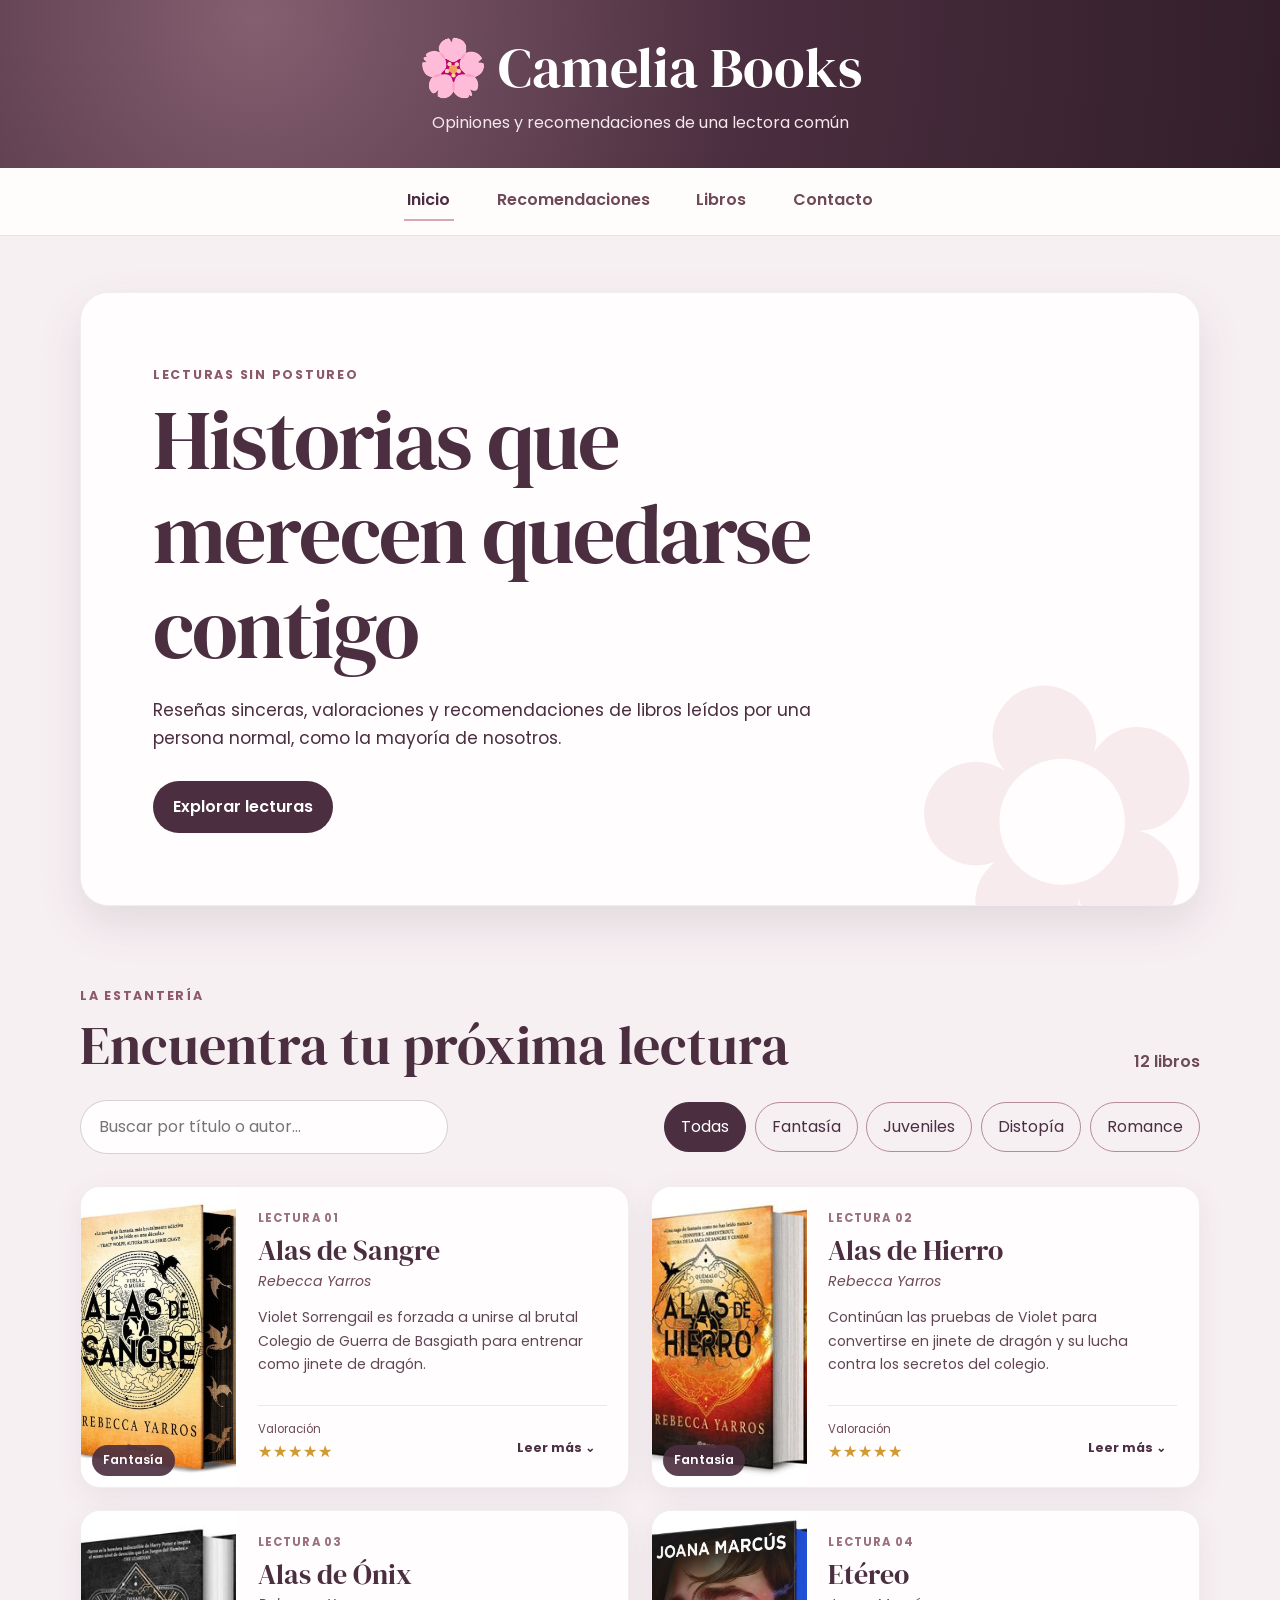
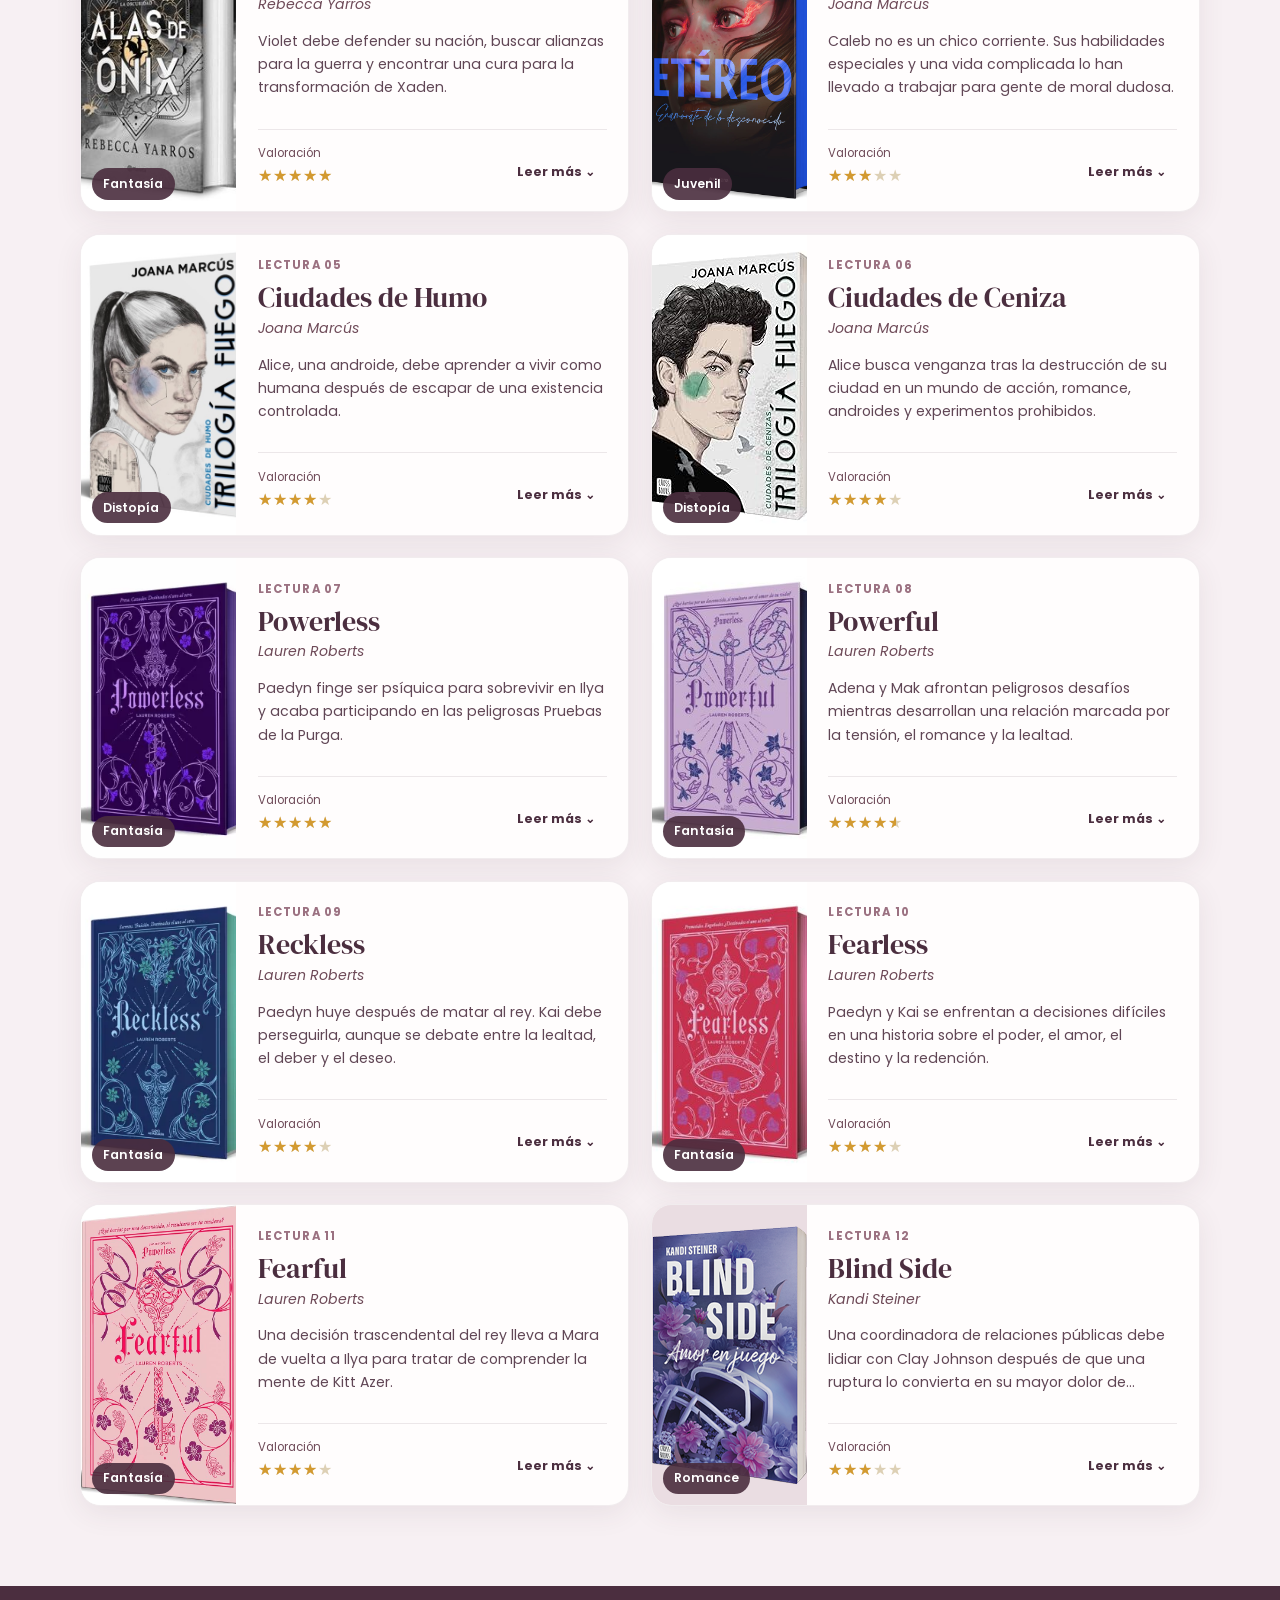
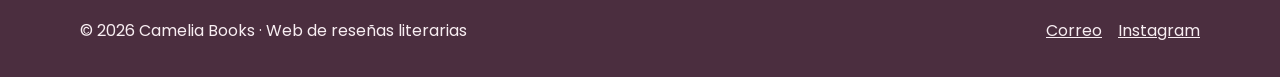
<file: Web/index.html>
<!DOCTYPE html><html lang="es"><head><meta charset="UTF-8"><meta name="viewport" content="width=device-width,initial-scale=1"><meta name="description" content="Opiniones y recomendaciones de libros."><title>Camelia Books | Reseñas literarias</title><link rel="icon" href="data:image/svg+xml,%3Csvg xmlns='http://www.w3.org/2000/svg' viewBox='0 0 64 64'%3E%3Crect width='64' height='64' rx='14' fill='%234b2e3f'/%3E%3Ctext x='32' y='45' text-anchor='middle' font-size='38'%3E🌸%3C/text%3E%3C/svg%3E"><link rel="preconnect" href="https://fonts.googleapis.com"><link rel="preconnect" href="https://fonts.gstatic.com" crossorigin><link href="https://fonts.googleapis.com/css2?family=DM+Serif+Display&family=Poppins:wght@400;500;600;700&display=swap" rel="stylesheet"><link rel="stylesheet" href="styles.css"><script src="js/app.js" defer></script></head><body>
<header class="cabecera"><a class="marca" href="index.html" aria-label="Camelia Books, inicio"><span aria-hidden="true">🌸</span><span>Camelia Books</span></a><p>Opiniones y recomendaciones de una lectora común</p></header>
<nav class="navbar" aria-label="Navegación principal"><a class="activo" href="index.html">Inicio</a><a href="recomendaciones.html">Recomendaciones</a><a href="#catalogo">Libros</a><a href="#footer">Contacto</a></nav>
<main><section class="intro"><p class="intro-etiqueta">Lecturas sin postureo</p><h1>Historias que merecen quedarse contigo</h1><p>Reseñas sinceras, valoraciones y recomendaciones de libros leídos por una persona normal, como la mayoría de nosotros.</p><a class="boton-principal" href="#catalogo">Explorar lecturas</a></section>
<section class="catalogo" id="catalogo" aria-labelledby="titulo-catalogo"><div class="seccion-encabezado"><div><p class="intro-etiqueta">La estantería</p><h2 id="titulo-catalogo">Encuentra tu próxima lectura</h2></div><p id="contador-resultados" aria-live="polite"></p></div><div class="controles"><div class="buscador-wrapper"><label class="sr-only" for="buscador-libros">Buscar por título o autor</label><input type="search" id="buscador-libros" placeholder="Buscar por título o autor…" autocomplete="off"><button id="limpiar-buscador" type="button" aria-label="Limpiar búsqueda">✕</button></div><div class="categoria-botones" aria-label="Filtrar por categoría"><button class="activo" type="button" data-categoria="todas">Todas</button><button type="button" data-categoria="fantasia">Fantasía</button><button type="button" data-categoria="juveniles">Juveniles</button><button type="button" data-categoria="distopia">Distopía</button><button type="button" data-categoria="romance">Romance</button></div></div><p id="sin-resultados" class="sin-resultados" hidden>No hemos encontrado ningún libro con esos filtros.</p><div id="lista-libros" class="tarjetas"></div></section></main>
<footer id="footer"><p>© <span id="anio"></span> Camelia Books · Web de reseñas literarias</p><div class="footer-enlaces"><a href="mailto:info@cameliabooks.com">Correo</a><a href="https://www.instagram.com/camelia__09/" target="_blank" rel="noopener noreferrer">Instagram</a></div></footer></body></html>
</file>
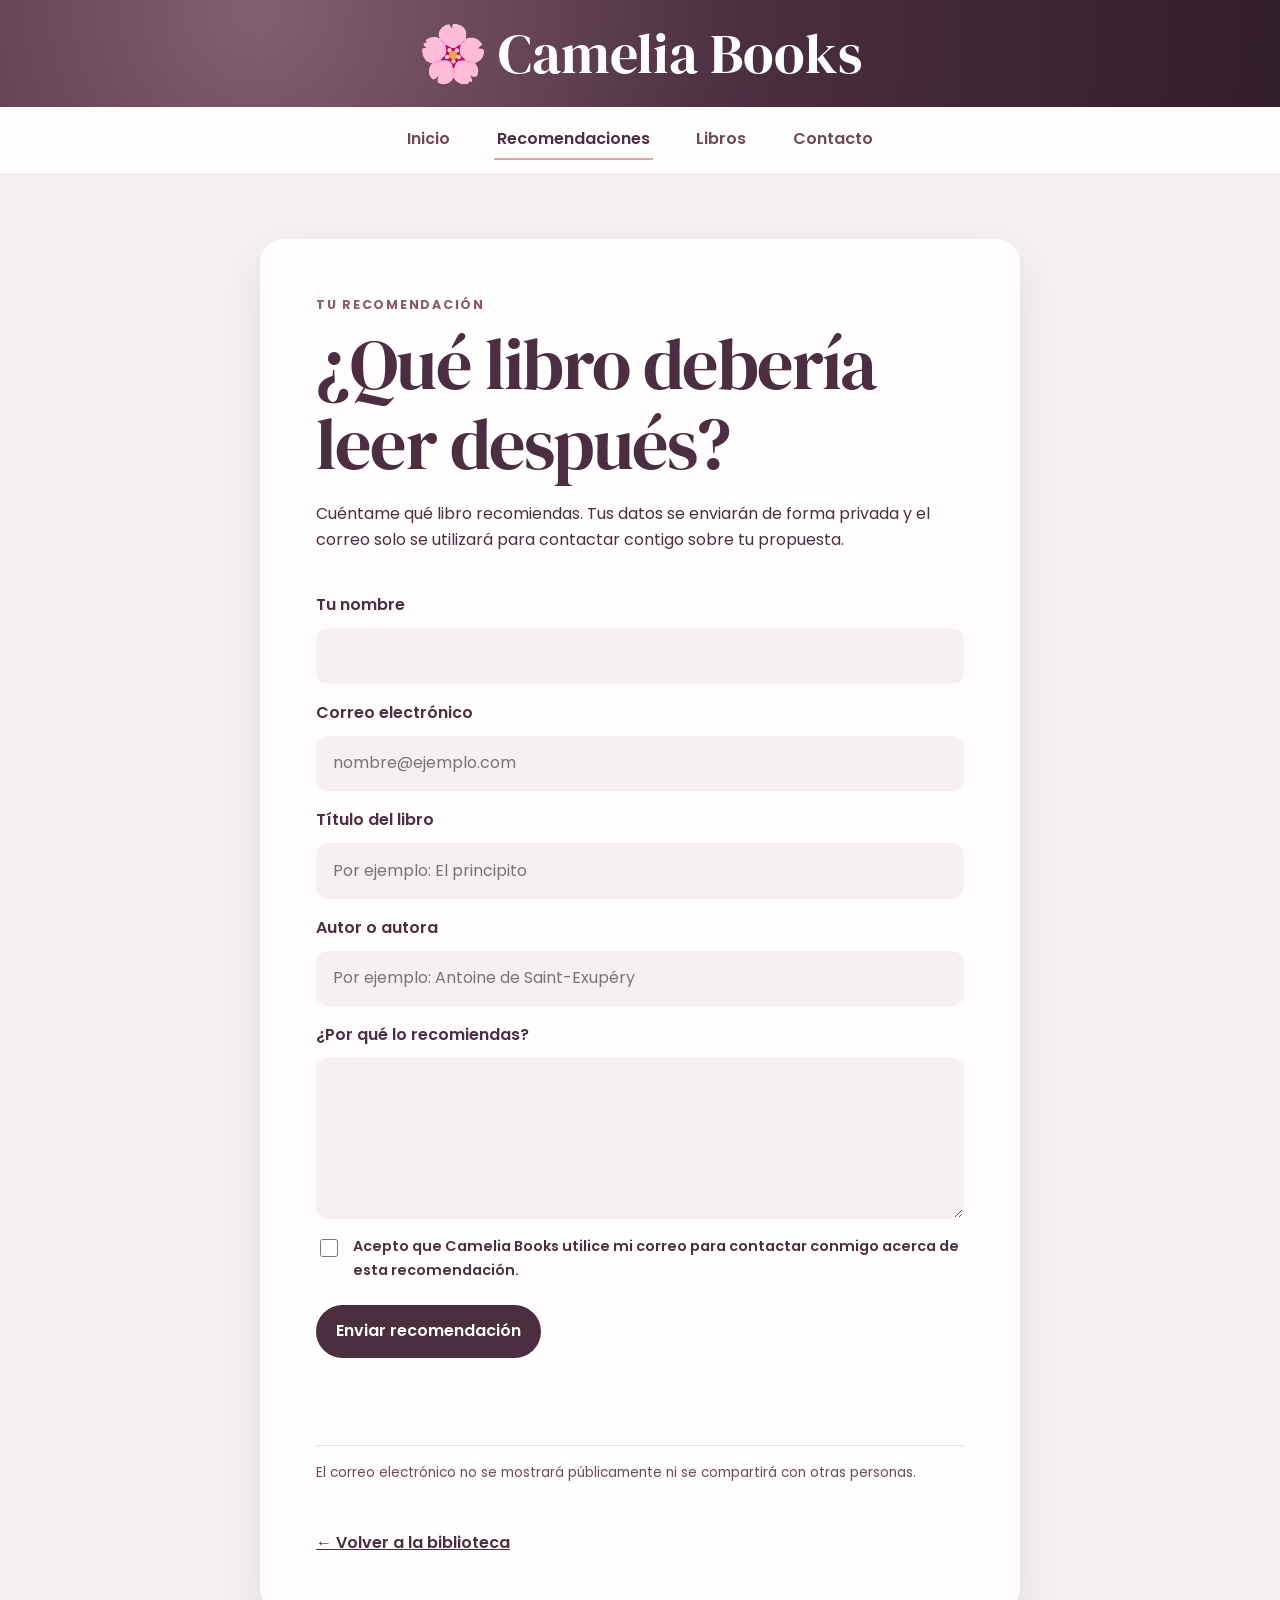
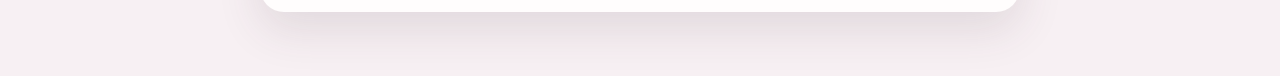
<file: recomendaciones.html>
<!doctype html>
<html lang="es">
  <head>
    <meta charset="UTF-8" />
    <meta name="viewport" content="width=device-width,initial-scale=1" />
    <meta
      name="description"
      content="Recomienda tu próxima lectura a Camelia Books."
    />
    <title>Recomendaciones | Camelia Books</title>
    <link rel="stylesheet" href="styles.css" />
    <link rel="preconnect" href="https://fonts.googleapis.com" />
    <link rel="preconnect" href="https://fonts.gstatic.com" crossorigin />
    <link
      href="https://fonts.googleapis.com/css2?family=DM+Serif+Display&family=Poppins:wght@400;500;600;700&display=swap"
      rel="stylesheet"
    />
    <script src="js/recomendaciones.js" defer></script>
  </head>
  <body>
    <header class="cabecera cabecera-compacta">
      <a class="marca" href="index.html">
        <span aria-hidden="true">🌸</span>
        <span>Camelia Books</span>
      </a>
    </header>

    <nav class="navbar" aria-label="Navegación principal">
      <a href="index.html">Inicio</a>
      <a class="activo" href="recomendaciones.html">Recomendaciones</a>
      <a href="index.html#catalogo">Libros</a>
      <a href="index.html#footer">Contacto</a>
    </nav>

    <main class="pagina-recomendaciones">
      <section class="recomendaciones-panel">
        <p class="intro-etiqueta">Tu recomendación</p>
        <h1>¿Qué libro debería leer después?</h1>
        <p>
          Cuéntame qué libro recomiendas. Tus datos se enviarán de forma privada
          y el correo solo se utilizará para contactar contigo sobre tu propuesta.
        </p>

        <form id="form-recomendacion">
          <label for="nombre-recom">Tu nombre</label>
          <input
            type="text"
            id="nombre-recom"
            name="nombre"
            autocomplete="name"
            required
            maxlength="80"
          />

          <label for="email-recom">Correo electrónico</label>
          <input
            type="email"
            id="email-recom"
            name="email"
            autocomplete="email"
            placeholder="nombre@ejemplo.com"
            required
            maxlength="254"
          />

          <label for="titulo-recom">Título del libro</label>
          <input
            type="text"
            id="titulo-recom"
            name="titulo"
            placeholder="Por ejemplo: El principito"
            required
            maxlength="100"
          />

          <label for="autor-recom">Autor o autora</label>
          <input
            type="text"
            id="autor-recom"
            name="autor"
            placeholder="Por ejemplo: Antoine de Saint-Exupéry"
            required
            maxlength="100"
          />

          <label for="comentario-recom">¿Por qué lo recomiendas?</label>
          <textarea
            id="comentario-recom"
            name="comentario"
            rows="5"
            required
            maxlength="1000"
          ></textarea>

          <div class="campo-trampa" aria-hidden="true">
            <label for="web-recom">Página web</label>
            <input
              type="text"
              id="web-recom"
              name="web"
              tabindex="-1"
              autocomplete="off"
            />
          </div>

          <label class="consentimiento">
            <input type="checkbox" id="consentimiento-recom" required />
            <span>
              Acepto que Camelia Books utilice mi correo para contactar conmigo
              acerca de esta recomendación.
            </span>
          </label>

          <button class="boton-principal" type="submit">
            Enviar recomendación
          </button>

          <p id="estado-formulario" class="estado-formulario" aria-live="polite"></p>
        </form>

        <p class="aviso-privacidad">
          El correo electrónico no se mostrará públicamente ni se compartirá
          con otras personas.
        </p>

        <a class="volver" href="index.html">← Volver a la biblioteca</a>
      </section>
    </main>
  </body>
</html>
</file>
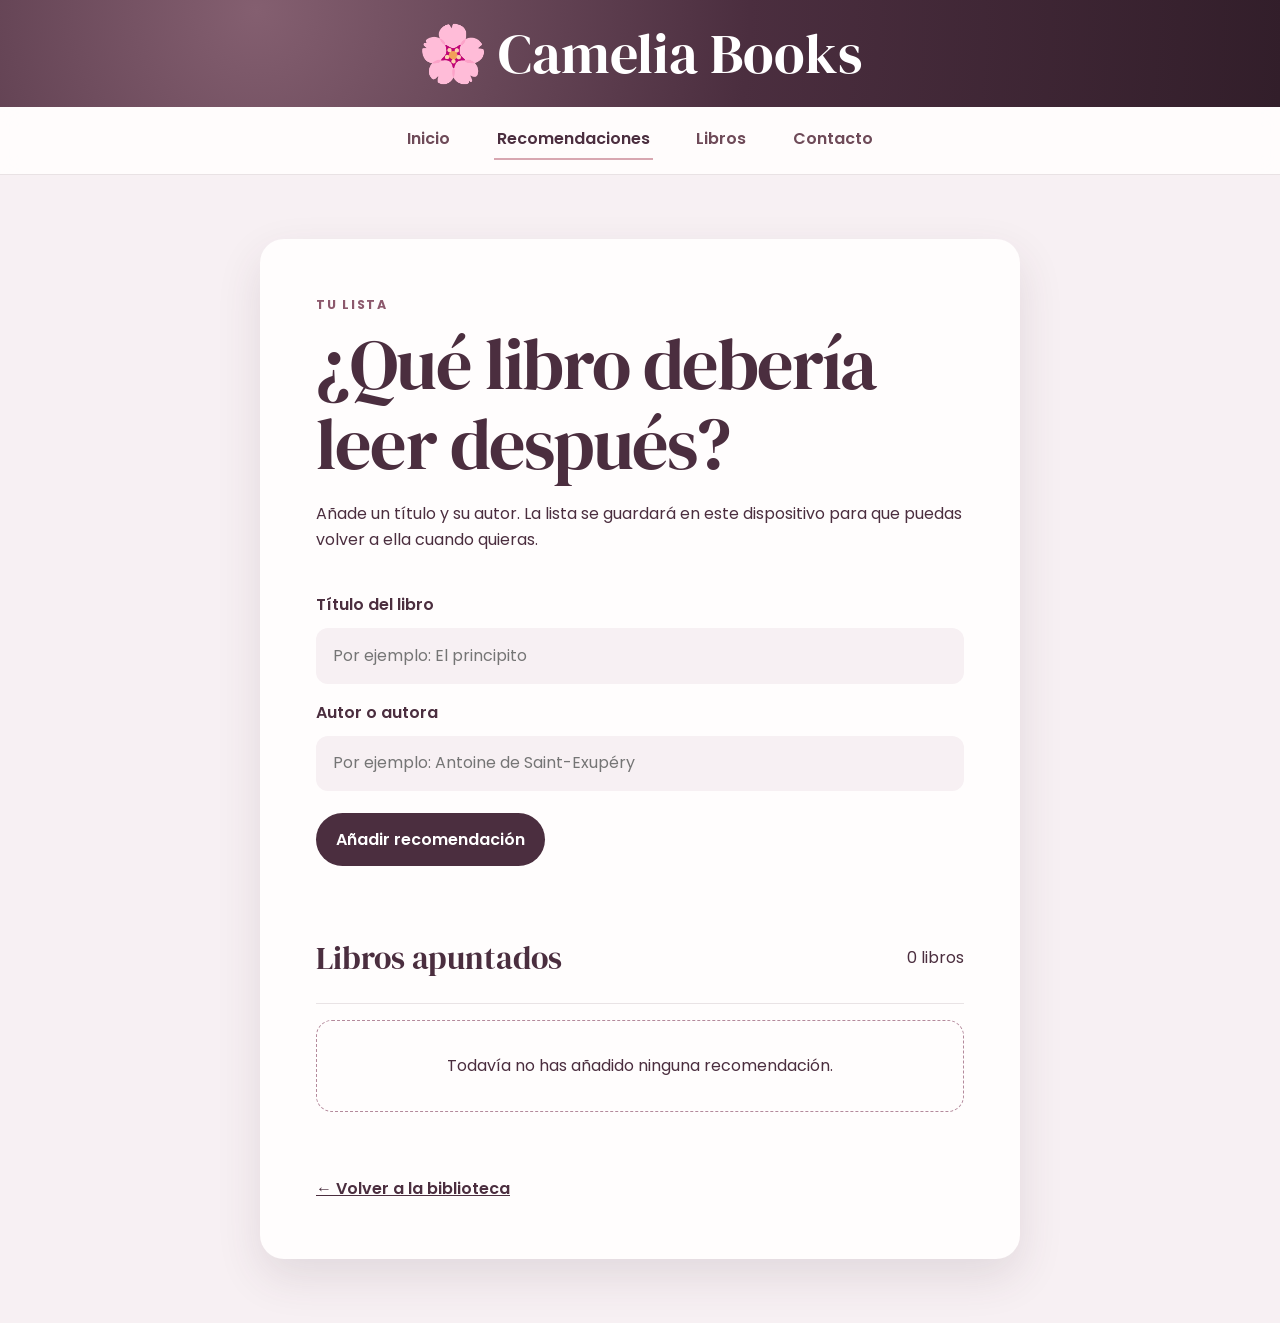
<file: Web/recomendaciones.html>
<!DOCTYPE html><html lang="es"><head><meta charset="UTF-8"><meta name="viewport" content="width=device-width,initial-scale=1"><meta name="description" content="Guarda libros que te gustaría ver reseñados en Camelia Books."><title>Recomendaciones | Camelia Books</title><link rel="stylesheet" href="styles.css"><link rel="preconnect" href="https://fonts.googleapis.com"><link rel="preconnect" href="https://fonts.gstatic.com" crossorigin><link href="https://fonts.googleapis.com/css2?family=DM+Serif+Display&family=Poppins:wght@400;500;600;700&display=swap" rel="stylesheet"><script src="js/recomendaciones.js" defer></script></head><body>
<header class="cabecera cabecera-compacta"><a class="marca" href="index.html"><span aria-hidden="true">🌸</span><span>Camelia Books</span></a></header><nav class="navbar" aria-label="Navegación principal"><a href="index.html">Inicio</a><a class="activo" href="recomendaciones.html">Recomendaciones</a><a href="index.html#catalogo">Libros</a><a href="index.html#footer">Contacto</a></nav>
<main class="pagina-recomendaciones"><section class="recomendaciones-panel"><p class="intro-etiqueta">Tu lista</p><h1>¿Qué libro debería leer después?</h1><p>Añade un título y su autor. La lista se guardará en este dispositivo para que puedas volver a ella cuando quieras.</p><form id="form-recomendacion"><label for="titulo-recom">Título del libro</label><input type="text" id="titulo-recom" placeholder="Por ejemplo: El principito" required maxlength="100"><label for="autor-recom">Autor o autora</label><input type="text" id="autor-recom" placeholder="Por ejemplo: Antoine de Saint-Exupéry" required maxlength="100"><button class="boton-principal" type="submit">Añadir recomendación</button></form><div class="lista-cabecera"><h2>Libros apuntados</h2><span id="total-recomendaciones" aria-live="polite"></span></div><p id="lista-vacia" class="lista-vacia">Todavía no has añadido ninguna recomendación.</p><ul id="lista-recomendaciones" class="lista-recomendaciones"></ul><a class="volver" href="index.html">← Volver a la biblioteca</a></section></main></body></html>
</file>
<file: Web/styles.css>
:root{--rose:#d8a7b1;--mauve:#b48a9c;--cream:#f7f0f3;--plum:#4b2e3f;--plum-light:#6e4a58;--white:#fffdfd;--shadow:0 18px 45px rgba(75,46,63,.12)}
*,*::before,*::after{box-sizing:border-box}html{scroll-behavior:smooth}body{margin:0;background:var(--cream);color:var(--plum);font:400 1rem/1.65 Poppins,sans-serif}a{color:inherit}button,input{font:inherit}.sr-only{position:absolute;width:1px;height:1px;overflow:hidden;clip:rect(0,0,0,0)}
.cabecera{padding:2.5rem 1.5rem 2rem;text-align:center;color:#fff;background:radial-gradient(circle at 20% 10%,#845f70 0,var(--plum) 48%,#321e2a 100%)}.cabecera-compacta{padding-block:1.6rem}.marca{display:inline-flex;gap:.65rem;align-items:center;text-decoration:none;font:400 clamp(2rem,5vw,3.5rem)/1 "DM Serif Display",serif}.cabecera p{margin:.85rem 0 0;color:#f4e8ed}.navbar{position:sticky;top:0;z-index:10;display:flex;justify-content:center;gap:clamp(.5rem,4vw,2.5rem);padding:.85rem 1rem;overflow-x:auto;background:rgba(255,253,253,.9);border-bottom:1px solid rgba(75,46,63,.12);backdrop-filter:blur(12px)}.navbar a{flex:0 0 auto;padding:.35rem .2rem;text-decoration:none;font-weight:600;color:var(--plum-light);border-bottom:2px solid transparent}.navbar a:hover,.navbar a.activo{color:var(--plum);border-color:var(--rose)}
main{width:min(1120px,calc(100% - 2rem));margin:0 auto}.intro{position:relative;margin:3.5rem 0 5rem;padding:clamp(2rem,6vw,4.5rem);overflow:hidden;background:var(--white);border:1px solid rgba(75,46,63,.08);border-radius:1.75rem;box-shadow:var(--shadow)}.intro::after{content:"✿";position:absolute;right:-1rem;bottom:-6rem;color:rgba(216,167,177,.22);font-size:clamp(12rem,30vw,23rem);line-height:1;transform:rotate(-12deg);pointer-events:none}.intro>*{position:relative;z-index:1;max-width:710px}.intro-etiqueta{margin:0 0 .5rem;color:#8c586c;font-size:.78rem;font-weight:700;letter-spacing:.14em;text-transform:uppercase}h1,h2,h3{font-family:"DM Serif Display",serif;font-weight:400;line-height:1.12}.intro h1,.recomendaciones-panel h1{margin:0;font-size:clamp(2.6rem,7vw,5.25rem);letter-spacing:-.025em}.intro>p:not(.intro-etiqueta){margin:1.25rem 0 1.75rem;font-size:1.08rem}.boton-principal{display:inline-flex;justify-content:center;padding:.82rem 1.25rem;color:#fff;background:var(--plum);border:0;border-radius:999px;text-decoration:none;font-weight:600;cursor:pointer;transition:.2s}.boton-principal:hover{background:var(--plum-light);transform:translateY(-2px)}
.catalogo{scroll-margin-top:5rem;padding-bottom:5rem}.seccion-encabezado{display:flex;align-items:end;justify-content:space-between;gap:1rem;margin-bottom:1.5rem}.seccion-encabezado h2{margin:0;font-size:clamp(2rem,5vw,3.4rem)}#contador-resultados{flex:0 0 auto;margin:0;color:var(--plum-light);font-weight:600}.controles{display:grid;grid-template-columns:minmax(240px,1fr) 2fr;gap:1rem;align-items:center;margin-bottom:2rem}.buscador-wrapper{position:relative}#buscador-libros{width:100%;padding:.82rem 2.7rem .82rem 1.1rem;color:var(--plum);background:var(--white);border:1px solid rgba(75,46,63,.22);border-radius:999px;outline:none}#buscador-libros:focus,#form-recomendacion input:focus{border-color:var(--mauve);box-shadow:0 0 0 4px rgba(180,138,156,.16)}#limpiar-buscador{position:absolute;top:50%;right:.9rem;display:none;padding:.2rem;color:var(--plum);background:none;border:0;transform:translateY(-50%);cursor:pointer}#limpiar-buscador.visible{display:block}.categoria-botones{display:flex;flex-wrap:wrap;justify-content:flex-end;gap:.55rem}.categoria-botones button{padding:.65rem 1rem;color:var(--plum);background:transparent;border:1px solid var(--mauve);border-radius:999px;cursor:pointer}.categoria-botones button:hover,.categoria-botones button.activo{color:#fff;background:var(--plum);border-color:var(--plum)}
.tarjetas{display:grid;grid-template-columns:repeat(2,minmax(0,1fr));gap:1.35rem}.libro-contenedor{display:grid;grid-template-columns:155px minmax(0,1fr);min-height:300px;overflow:hidden;background:var(--white);border:1px solid rgba(75,46,63,.08);border-radius:1.25rem;box-shadow:0 8px 28px rgba(75,46,63,.08);transition:.25s}.libro-contenedor:hover{transform:translateY(-4px);box-shadow:var(--shadow)}.libro-imagen{position:relative;min-height:100%;background:#eadde2}.libro-imagen img{width:100%;height:100%;min-height:300px;display:block;object-fit:cover}.categoria{position:absolute;left:.7rem;bottom:.7rem;padding:.35rem .7rem;color:#fff;background:rgba(75,46,63,.9);border-radius:999px;font-size:.76rem;font-weight:600}.libro-info{display:flex;flex-direction:column;justify-content:space-between;min-width:0;padding:1.35rem}.numero{margin:0 0 .45rem;color:#9b7181;font-size:.72rem;font-weight:700;letter-spacing:.1em;text-transform:uppercase}.libro-info h3{margin:0;font-size:1.75rem}.autor{margin:.2rem 0 .85rem;color:var(--plum-light);font-size:.88rem;font-style:italic}.descripcion{display:-webkit-box;margin:0 0 1rem;overflow:hidden;color:#604655;font-size:.88rem;-webkit-box-orient:vertical;-webkit-line-clamp:3}.descripcion.expandida{display:block}.valoracion{display:flex;align-items:end;justify-content:space-between;gap:.7rem;padding-top:.9rem;border-top:1px solid rgba(75,46,63,.1)}.valoracion>div{display:flex;flex-direction:column}.valoracion-texto{font-size:.72rem;color:var(--plum-light)}.estrellas{position:relative;display:inline-block;width:max-content;color:#ddd0b5;letter-spacing:1px}.estrellas-relleno{position:absolute;inset:0 auto 0 0;overflow:hidden;color:#d39a30;white-space:nowrap}.leer-mas{flex:0 0 auto;padding:.45rem .7rem;color:var(--plum);background:transparent;border:0;font-size:.78rem;font-weight:700;cursor:pointer}.flecha{display:inline-block;margin-left:.2rem;transition:.2s}.leer-mas[aria-expanded=true] .flecha{transform:rotate(180deg)}.sin-resultados,.lista-vacia{padding:2rem;text-align:center;background:var(--white);border:1px dashed var(--mauve);border-radius:1rem}
footer{display:flex;justify-content:space-between;gap:1rem;padding:2rem max(1rem,calc((100% - 1120px)/2));color:#f8eef2;background:var(--plum)}footer p{margin:0}.footer-enlaces{display:flex;gap:1rem}
.pagina-recomendaciones{width:min(760px,calc(100% - 2rem));padding:4rem 0}.recomendaciones-panel{padding:clamp(1.5rem,5vw,3.5rem);background:var(--white);border-radius:1.5rem;box-shadow:var(--shadow)}.recomendaciones-panel h1{font-size:clamp(2.5rem,7vw,4.5rem)}#form-recomendacion{display:grid;gap:.6rem;margin:2rem 0 3rem}#form-recomendacion label{margin-top:.4rem;font-weight:600}#form-recomendacion input{padding:.85rem 1rem;color:var(--plum);background:var(--cream);border:1px solid transparent;border-radius:.75rem;outline:none}#form-recomendacion button{justify-self:start;margin-top:.8rem}.lista-cabecera{display:flex;align-items:center;justify-content:space-between;gap:1rem;border-bottom:1px solid rgba(75,46,63,.12)}.lista-cabecera h2{font-size:2rem}.lista-recomendaciones{display:grid;gap:.75rem;padding:0;list-style:none}.recomendacion-item{display:flex;align-items:center;justify-content:space-between;gap:1rem;padding:1rem;background:var(--cream);border-radius:.8rem}.recomendacion-item span{display:flex;flex-direction:column}.recomendacion-item small{color:var(--plum-light)}.recomendacion-item button{padding:.4rem .7rem;color:#873f55;background:#fff;border:1px solid var(--rose);border-radius:999px;cursor:pointer}.volver{display:inline-block;margin-top:2rem;font-weight:600}
@media(max-width:900px){.controles{grid-template-columns:1fr}.categoria-botones{justify-content:flex-start}.tarjetas{grid-template-columns:1fr}}@media(max-width:560px){.cabecera{padding-block:2rem}.cabecera p{font-size:.9rem}.navbar{justify-content:flex-start}main{width:min(100% - 1.2rem,1120px)}.intro{margin-block:1.5rem 3.5rem;padding:1.5rem;border-radius:1.2rem}.seccion-encabezado{align-items:start;flex-direction:column}.libro-contenedor{grid-template-columns:120px minmax(0,1fr);min-height:260px}.libro-imagen img{min-height:260px}.libro-info{padding:1rem}.libro-info h3{font-size:1.45rem}.descripcion{-webkit-line-clamp:2}.valoracion{align-items:start;flex-direction:column}.leer-mas{padding-left:0}footer{align-items:flex-start;flex-direction:column}}@media(prefers-reduced-motion:reduce){html{scroll-behavior:auto}*,*::before,*::after{transition-duration:.01ms!important}}
</file>
<file: styles.css>
:root {
  --rose: #d8a7b1;
  --mauve: #b48a9c;
  --cream: #f7f0f3;
  --plum: #4b2e3f;
  --plum-light: #6e4a58;
  --white: #fffdfd;
  --shadow: 0 18px 45px rgba(75, 46, 63, 0.12);
}
*,
*::before,
*::after {
  box-sizing: border-box;
}
html {
  scroll-behavior: smooth;
}
body {
  margin: 0;
  background: var(--cream);
  color: var(--plum);
  font:
    400 1rem/1.65 Poppins,
    sans-serif;
}
a {
  color: inherit;
}
button,
input,
textarea {
  font: inherit;
}
.sr-only {
  position: absolute;
  width: 1px;
  height: 1px;
  overflow: hidden;
  clip: rect(0, 0, 0, 0);
}
.cabecera {
  padding: 2.5rem 1.5rem 2rem;
  text-align: center;
  color: #fff;
  background: radial-gradient(
    circle at 20% 10%,
    #845f70 0,
    var(--plum) 48%,
    #321e2a 100%
  );
}
.cabecera-compacta {
  padding-block: 1.6rem;
}
.marca {
  display: inline-flex;
  gap: 0.65rem;
  align-items: center;
  text-decoration: none;
  font:
    400 clamp(2rem, 5vw, 3.5rem) / 1 "DM Serif Display",
    serif;
}
.cabecera p {
  margin: 0.85rem 0 0;
  color: #d8a7b1;
}
.navbar {
  position: sticky;
  top: 0;
  z-index: 10;
  display: flex;
  justify-content: center;
  gap: clamp(0.5rem, 4vw, 2.5rem);
  padding: 0.85rem 1rem;
  overflow-x: auto;
  background: rgba(255, 253, 253, 0.9);
  border-bottom: 1px solid rgba(75, 46, 63, 0.12);
  backdrop-filter: blur(12px);
}
.navbar a {
  flex: 0 0 auto;
  padding: 0.35rem 0.2rem;
  text-decoration: none;
  font-weight: 600;
  color: var(--plum-light);
  border-bottom: 2px solid transparent;
}
.navbar a:hover,
.navbar a.activo {
  color: var(--plum);
  border-color: var(--rose);
}
main {
  width: min(1120px, calc(100% - 2rem));
  margin: 0 auto;
}
.intro {
  position: relative;
  margin: 3.5rem 0 5rem;
  padding: clamp(2rem, 6vw, 4.5rem);
  overflow: hidden;
  background: var(--white);
  border: 1px solid rgba(75, 46, 63, 0.08);
  border-radius: 1.75rem;
  box-shadow: var(--shadow);
}
.intro::after {
  content: "✿";
  position: absolute;
  right: -1rem;
  bottom: -6rem;
  color: rgba(216, 167, 177, 0.22);
  font-size: clamp(12rem, 30vw, 23rem);
  line-height: 1;
  transform: rotate(-12deg);
  pointer-events: none;
}
.intro > * {
  position: relative;
  z-index: 1;
  max-width: 710px;
}
.intro-etiqueta {
  margin: 0 0 0.5rem;
  color: #8c586c;
  font-size: 0.78rem;
  font-weight: 700;
  letter-spacing: 0.14em;
  text-transform: uppercase;
}
h1,
h2,
h3 {
  font-family: "DM Serif Display", serif;
  font-weight: 400;
  line-height: 1.12;
}
.intro h1,
.recomendaciones-panel h1 {
  margin: 0;
  font-size: clamp(2.6rem, 7vw, 5.25rem);
  letter-spacing: -0.025em;
}
.intro > p:not(.intro-etiqueta) {
  margin: 1.25rem 0 1.75rem;
  font-size: 1.08rem;
}
.boton-principal {
  display: inline-flex;
  justify-content: center;
  padding: 0.82rem 1.25rem;
  color: #fff;
  background: var(--plum);
  border: 0;
  border-radius: 999px;
  text-decoration: none;
  font-weight: 600;
  cursor: pointer;
  transition: 0.2s;
}
.boton-principal:hover {
  background: var(--plum-light);
  transform: translateY(-2px);
}
.catalogo {
  scroll-margin-top: 5rem;
  padding-bottom: 5rem;
}
.seccion-encabezado {
  display: flex;
  align-items: end;
  justify-content: space-between;
  gap: 1rem;
  margin-bottom: 1.5rem;
}
.seccion-encabezado h2 {
  margin: 0;
  font-size: clamp(2rem, 5vw, 3.4rem);
}
#contador-resultados {
  flex: 0 0 auto;
  margin: 0;
  color: var(--plum-light);
  font-weight: 600;
}
.controles {
  display: grid;
  grid-template-columns: minmax(240px, 1fr) 2fr;
  gap: 1rem;
  align-items: center;
  margin-bottom: 2rem;
}
.buscador-wrapper {
  position: relative;
}
#buscador-libros {
  width: 100%;
  padding: 0.82rem 2.7rem 0.82rem 1.1rem;
  color: var(--plum);
  background: var(--white);
  border: 1px solid rgba(75, 46, 63, 0.22);
  border-radius: 999px;
  outline: none;
}
#buscador-libros:focus,
#form-recomendacion input:focus,
#form-recomendacion textarea:focus {
  border-color: var(--mauve);
  box-shadow: 0 0 0 4px rgba(180, 138, 156, 0.16);
}
#limpiar-buscador {
  position: absolute;
  top: 50%;
  right: 0.9rem;
  display: none;
  padding: 0.2rem;
  color: var(--plum);
  background: none;
  border: 0;
  transform: translateY(-50%);
  cursor: pointer;
}
#limpiar-buscador.visible {
  display: block;
}
.categoria-botones {
  display: flex;
  flex-wrap: wrap;
  justify-content: flex-end;
  gap: 0.55rem;
}
.categoria-botones button {
  padding: 0.65rem 1rem;
  color: var(--plum);
  background: transparent;
  border: 1px solid var(--mauve);
  border-radius: 999px;
  cursor: pointer;
}
.categoria-botones button:hover,
.categoria-botones button.activo {
  color: #fff;
  background: var(--plum);
  border-color: var(--plum);
}
.tarjetas {
  display: grid;
  grid-template-columns: repeat(2, minmax(0, 1fr));
  gap: 1.35rem;
}
.libro-contenedor {
  display: grid;
  grid-template-columns: 155px minmax(0, 1fr);
  min-height: 300px;
  overflow: hidden;
  background: var(--white);
  border: 1px solid rgba(75, 46, 63, 0.08);
  border-radius: 1.25rem;
  box-shadow: 0 8px 28px rgba(75, 46, 63, 0.08);
  transition: 0.25s;
}
.libro-contenedor:hover {
  transform: translateY(-4px);
  box-shadow: var(--shadow);
}
.libro-imagen {
  position: relative;
  min-height: 100%;
  padding: 0.85rem;
  background: var(--rose);
}
.libro-imagen img {
  width: 100%;
  height: 100%;
  min-height: 274px;
  display: block;
  object-fit: cover;
  border-radius: 0.8rem;
}
.categoria {
  position: absolute;
  left: 1.25rem;
  bottom: 1.25rem;
  padding: 0.35rem 0.7rem;
  color: #fff;
  background: rgba(75, 46, 63, 0.9);
  border-radius: 999px;
  font-size: 0.76rem;
  font-weight: 600;
}
.libro-info {
  display: flex;
  flex-direction: column;
  justify-content: space-between;
  min-width: 0;
  padding: 1.35rem;
}
.numero {
  margin: 0 0 0.45rem;
  color: #9b7181;
  font-size: 0.72rem;
  font-weight: 700;
  letter-spacing: 0.1em;
  text-transform: uppercase;
}
.libro-info h3 {
  margin: 0;
  font-size: 1.75rem;
}
.autor {
  margin: 0.2rem 0 0.85rem;
  color: var(--plum-light);
  font-size: 0.88rem;
  font-style: italic;
}
.descripcion {
  display: -webkit-box;
  margin: 0 0 1rem;
  overflow: hidden;
  color: #604655;
  font-size: 0.88rem;
  -webkit-box-orient: vertical;
  -webkit-line-clamp: 3;
}
.descripcion.expandida {
  display: block;
}
.valoracion {
  display: flex;
  align-items: end;
  justify-content: space-between;
  gap: 0.7rem;
  padding-top: 0.9rem;
  border-top: 1px solid rgba(75, 46, 63, 0.1);
}
.valoracion > div {
  display: flex;
  flex-direction: column;
}
.valoracion-texto {
  font-size: 0.72rem;
  color: var(--plum-light);
}
.estrellas {
  position: relative;
  display: inline-block;
  width: max-content;
  color: #ddd0b5;
  letter-spacing: 1px;
}
.estrellas-relleno {
  position: absolute;
  inset: 0 auto 0 0;
  overflow: hidden;
  color: #d39a30;
  white-space: nowrap;
}
.ver-ficha {
  flex: 0 0 auto;
  padding: 0.45rem 0.7rem;
  color: var(--plum);
  background: transparent;
  border: 0;
  font-size: 0.78rem;
  font-weight: 700;
  cursor: pointer;
}
.sin-resultados,
.lista-vacia {
  padding: 2rem;
  text-align: center;
  background: var(--white);
  border: 1px dashed var(--mauve);
  border-radius: 1rem;
}
.paginacion {
  display: flex;
  align-items: center;
  justify-content: center;
  gap: 0.7rem;
  margin-top: 2.25rem;
}
.paginacion[hidden] {
  display: none;
}
.paginacion-numeros {
  display: flex;
  align-items: center;
  gap: 0.4rem;
}
.paginacion-separador {
  padding-inline: 0.15rem;
  color: var(--plum-light);
}
.paginacion button {
  min-width: 2.7rem;
  min-height: 2.7rem;
  padding: 0.55rem 0.8rem;
  color: var(--plum);
  background: var(--white);
  border: 1px solid var(--mauve);
  border-radius: 999px;
  font: inherit;
  font-weight: 600;
  cursor: pointer;
  transition:
    color 0.2s,
    background 0.2s,
    border-color 0.2s,
    transform 0.2s;
}
.paginacion button:hover:not(:disabled),
.paginacion button.activa {
  color: #fff;
  background: var(--plum);
  border-color: var(--plum);
  transform: translateY(-2px);
}
.paginacion button:focus-visible {
  outline: 3px solid rgba(180, 138, 156, 0.45);
  outline-offset: 3px;
}
.paginacion button:disabled {
  opacity: 0.45;
  cursor: not-allowed;
}
footer {
  display: flex;
  justify-content: space-between;
  gap: 1rem;
  padding: 2rem max(1rem, calc((100% - 1120px) / 2));
  color: #f8eef2;
  background: var(--plum);
}
footer p {
  margin: 0;
}
.footer-enlaces {
  display: flex;
  gap: 1rem;
}
.pagina-recomendaciones {
  width: min(760px, calc(100% - 2rem));
  padding: 4rem 0;
}
.recomendaciones-panel {
  padding: clamp(1.5rem, 5vw, 3.5rem);
  background: var(--white);
  border-radius: 1.5rem;
  box-shadow: var(--shadow);
}
.recomendaciones-panel h1 {
  font-size: clamp(2.5rem, 7vw, 4.5rem);
}
#form-recomendacion {
  display: grid;
  gap: 0.6rem;
  margin: 2rem 0 3rem;
}
#form-recomendacion label {
  margin-top: 0.4rem;
  font-weight: 600;
}
#form-recomendacion input:not([type="checkbox"]),
#form-recomendacion textarea {
  width: 100%;
  padding: 0.85rem 1rem;
  color: var(--plum);
  background: var(--cream);
  border: 1px solid transparent;
  border-radius: 0.75rem;
  outline: none;
}

#form-recomendacion textarea {
  resize: vertical;
}

.consentimiento {
  display: flex;
  gap: 0.75rem;
  align-items: flex-start;
  margin-top: 0.8rem;
  font-size: 0.9rem;
  font-weight: 400;
}

.consentimiento input {
  flex: 0 0 auto;
  width: 1.1rem;
  height: 1.1rem;
  margin-top: 0.25rem;
  accent-color: var(--plum);
}

.campo-trampa {
  position: absolute;
  left: -10000px;
  width: 1px;
  height: 1px;
  overflow: hidden;
}

.estado-formulario {
  min-height: 1.6rem;
  margin: 0.25rem 0 0;
  font-weight: 600;
}

.estado-formulario.exito {
  color: #315b42;
}

.estado-formulario.error {
  color: #873f55;
}

.estado-formulario.informacion,
.aviso-privacidad {
  color: var(--plum-light);
}

.aviso-privacidad {
  padding-top: 1rem;
  border-top: 1px solid rgba(75, 46, 63, 0.12);
  font-size: 0.85rem;
}

#form-recomendacion button:disabled {
  cursor: wait;
  opacity: 0.65;
}
#form-recomendacion button {
  justify-self: start;
  margin-top: 0.8rem;
}
.lista-cabecera {
  display: flex;
  align-items: center;
  justify-content: space-between;
  gap: 1rem;
  border-bottom: 1px solid rgba(75, 46, 63, 0.12);
}
.lista-cabecera h2 {
  font-size: 2rem;
}
.lista-recomendaciones {
  display: grid;
  gap: 0.75rem;
  padding: 0;
  list-style: none;
}
.recomendacion-item {
  display: flex;
  align-items: center;
  justify-content: space-between;
  gap: 1rem;
  padding: 1rem;
  background: var(--cream);
  border-radius: 0.8rem;
}
.recomendacion-item span {
  display: flex;
  flex-direction: column;
}
.recomendacion-item small {
  color: var(--plum-light);
}
.recomendacion-item button {
  padding: 0.4rem 0.7rem;
  color: #873f55;
  background: #fff;
  border: 1px solid var(--rose);
  border-radius: 999px;
  cursor: pointer;
}
.volver {
  display: inline-block;
  margin-top: 2rem;
  font-weight: 600;
}

/* Ficha emergente del libro */
.modal-libro {
  width: min(850px, calc(100% - 2rem));
  max-height: calc(100vh - 2rem);
  padding: 0;
  overflow: auto;
  color: var(--plum);
  background: var(--white);
  border: 0;
  border-radius: 1.5rem;
  box-shadow: var(--shadow);
}

.modal-libro[open] {
  animation: aparecer-ficha 480ms cubic-bezier(0.16, 1, 0.3, 1) both;
}

.modal-libro::backdrop {
  background: rgba(40, 23, 33, 0.72);
  backdrop-filter: blur(4px);
}

.modal-libro[open]::backdrop {
  animation: oscurecer-fondo 380ms ease-out both;
}

@keyframes aparecer-ficha {
  0% {
    opacity: 0;
    transform: translateY(60px) scale(0.78);
  }

  70% {
    opacity: 1;
    transform: translateY(-7px) scale(1.035);
  }

  100% {
    opacity: 1;
    transform: translateY(0) scale(1);
  }
}

@keyframes oscurecer-fondo {
  from {
    background: rgba(40, 23, 33, 0);
    backdrop-filter: blur(0);
  }

  to {
    background: rgba(40, 23, 33, 0.72);
    backdrop-filter: blur(4px);
  }
}

.cerrar-modal {
  position: absolute;
  top: 1rem;
  right: 1rem;
  z-index: 1;
  width: 2.5rem;
  height: 2.5rem;
  color: var(--plum);
  background: rgba(255, 255, 255, 0.92);
  border: 0;
  border-radius: 50%;
  cursor: pointer;
}

.modal-contenido {
  display: grid;
  grid-template-columns: minmax(260px, 320px) 1fr;
}

.modal-contenido > img {
  align-self: center;
  justify-self: center;
  width: auto;
  max-width: calc(100% - 3rem);
  height: auto;
  max-height: 520px;
  margin: 1.5rem;
  object-fit: contain;
  border-radius: 0.9rem;
  box-shadow: 0 12px 30px rgba(75, 46, 63, 0.18);
}

.modal-informacion {
  padding: clamp(1.75rem, 5vw, 3rem);
}

.modal-categoria {
  display: inline-block;
  padding: 0.35rem 0.75rem;
  color: white;
  background: var(--plum);
  border-radius: 999px;
  font-size: 0.8rem;
  font-weight: 600;
}

.modal-informacion h2 {
  margin: 1rem 0 0;
  font-size: clamp(2.2rem, 5vw, 3.6rem);
}

.modal-autor {
  margin: 0.25rem 0 1.5rem;
  color: var(--plum-light);
  font-style: italic;
}

.modal-datos {
  display: grid;
  grid-template-columns: repeat(2, 1fr);
  gap: 1rem;
  margin: 0 0 2rem;
  padding: 1rem 0;
  border-block: 1px solid rgba(75, 46, 63, 0.12);
}

.modal-datos div {
  display: grid;
  gap: 0.25rem;
}

.modal-datos dt {
  color: var(--plum-light);
  font-size: 0.78rem;
  font-weight: 600;
  text-transform: uppercase;
}

.modal-datos dd {
  margin: 0;
}

.modal-opinion {
  margin-top: 1.75rem;
  padding: 1.25rem;
  background: var(--cream);
  border-radius: 1rem;
}

.modal-opinion-cabecera {
  display: flex;
  align-items: center;
  justify-content: space-between;
  gap: 1rem;
}

.modal-opinion h3,
.modal-informacion > h3 {
  margin: 0 0 0.65rem;
}

.modal-opinion p {
  margin: 0;
}

.aviso-spoilers {
  flex: 0 0 auto;
  padding: 0.25rem 0.6rem;
  color: #315b42;
  background: #dcecdf;
  border-radius: 999px;
  font-size: 0.75rem;
  font-weight: 700;
}

.aviso-spoilers.con-spoilers {
  color: #7b3444;
  background: #f5dce2;
}

.modal-destacados {
  display: flex;
  flex-wrap: wrap;
  gap: 0.5rem;
  margin: 0;
  padding: 0;
  list-style: none;
}

.modal-destacados li {
  padding: 0.4rem 0.7rem;
  background: white;
  border: 1px solid var(--rose);
  border-radius: 999px;
  font-size: 0.82rem;
}

/* Panel de administración */
.pagina-admin {
  min-height: 100vh;
  background:
    radial-gradient(circle at top left, rgba(216, 167, 177, 0.35), transparent 35%),
    var(--cream);
}

.admin-cabecera {
  display: flex;
  align-items: center;
  justify-content: space-between;
  gap: 1rem;
  padding: 1rem max(1rem, calc((100% - 1180px) / 2));
  color: white;
  background: var(--plum);
}

.marca-admin {
  color: inherit;
  font: 400 1.65rem/1 "DM Serif Display", serif;
  text-decoration: none;
}

.admin-acceso {
  display: grid;
  place-items: center;
  min-height: 100vh;
  padding: 1rem;
}

.admin-contenedor {
  display: grid;
  grid-template-columns: minmax(0, 1fr) minmax(340px, 0.8fr);
  gap: 1.5rem;
  width: min(1180px, calc(100% - 2rem));
  padding: 2rem 0 4rem;
}

.admin-panel {
  padding: clamp(1.4rem, 4vw, 2.5rem);
  background: var(--white);
  border: 1px solid rgba(75, 46, 63, 0.08);
  border-radius: 1.5rem;
  box-shadow: var(--shadow);
}

.admin-panel-acceso {
  width: min(470px, 100%);
}

.admin-panel h1,
.admin-panel h2 {
  margin-top: 0;
}

.form-admin {
  display: grid;
  gap: 0.65rem;
}

.form-admin label {
  margin-top: 0.55rem;
  font-weight: 600;
}

.form-admin input:not([type="checkbox"]),
.form-admin select,
.form-admin textarea {
  width: 100%;
  padding: 0.8rem 0.95rem;
  color: var(--plum);
  background: var(--cream);
  border: 1px solid rgba(75, 46, 63, 0.16);
  border-radius: 0.75rem;
  outline: none;
}

.form-admin input:focus,
.form-admin select:focus,
.form-admin textarea:focus {
  border-color: var(--mauve);
  box-shadow: 0 0 0 4px rgba(180, 138, 156, 0.16);
}

.form-admin textarea {
  resize: vertical;
}

.form-admin small {
  color: var(--plum-light);
}

.form-admin-columnas {
  display: grid;
  grid-template-columns: 1fr 140px;
  gap: 1rem;
}

.form-admin-columnas > div {
  display: grid;
  gap: 0.65rem;
}

.admin-acciones-formulario,
.libro-admin-acciones {
  display: flex;
  flex-wrap: wrap;
  gap: 0.6rem;
  margin-top: 0.8rem;
}

.boton-secundario,
.libro-admin-acciones button {
  padding: 0.6rem 0.85rem;
  color: var(--plum);
  background: transparent;
  border: 1px solid var(--mauve);
  border-radius: 999px;
  font-weight: 600;
  cursor: pointer;
}

.admin-cabecera .boton-secundario {
  color: white;
  border-color: rgba(255, 255, 255, 0.5);
}

.admin-lista-cabecera {
  display: flex;
  align-items: end;
  justify-content: space-between;
  gap: 1rem;
  margin-bottom: 1rem;
}

.lista-admin {
  display: grid;
  gap: 0.8rem;
}

.libro-admin {
  display: grid;
  grid-template-columns: 64px minmax(0, 1fr);
  gap: 0.9rem;
  align-items: center;
  padding: 0.8rem;
  background: var(--cream);
  border-radius: 1rem;
}

.libro-admin img {
  width: 64px;
  height: 82px;
  object-fit: cover;
  border-radius: 0.55rem;
}

.libro-admin h3,
.libro-admin p {
  margin: 0;
}

.libro-admin-acciones {
  grid-column: 1 / -1;
  justify-content: flex-end;
  margin-top: 0;
}

.libro-admin-acciones .peligro {
  color: #873f55;
  border-color: #d8a7b1;
}

@media (max-width: 900px) {
  .controles {
    grid-template-columns: 1fr;
  }
  .categoria-botones {
    justify-content: flex-start;
  }
  .tarjetas {
    grid-template-columns: 1fr;
  }
  .admin-contenedor {
    grid-template-columns: 1fr;
  }
}
@media (max-width: 560px) {
  .cabecera {
    padding-block: 2rem;
  }
  .cabecera p {
    font-size: 0.9rem;
  }
  .navbar {
    justify-content: flex-start;
  }
  main {
    width: min(100% - 1.2rem, 1120px);
  }
  .intro {
    margin-block: 1.5rem 3.5rem;
    padding: 1.5rem;
    border-radius: 1.2rem;
  }
  .seccion-encabezado {
    align-items: start;
    flex-direction: column;
  }
  .libro-contenedor {
    grid-template-columns: 120px minmax(0, 1fr);
    min-height: 260px;
  }
  .libro-imagen img {
    min-height: 234px;
  }
  .libro-info {
    padding: 1rem;
  }
  .libro-info h3 {
    font-size: 1.45rem;
  }
  .descripcion {
    -webkit-line-clamp: 2;
  }
  .valoracion {
    align-items: start;
    flex-direction: column;
  }
  .ver-ficha {
    padding-left: 0;
  }
  .paginacion {
    flex-wrap: wrap;
  }
  .paginacion-numeros {
    order: -1;
    justify-content: center;
    width: 100%;
  }
  .modal-contenido {
    grid-template-columns: 1fr;
  }
  .modal-contenido > img {
    width: auto;
    max-width: calc(100% - 3rem);
    height: auto;
    max-height: 360px;
    margin: 1.5rem;
  }
  footer {
    align-items: flex-start;
    flex-direction: column;
  }
  .form-admin-columnas {
    grid-template-columns: 1fr;
  }
}
@media (prefers-reduced-motion: reduce) {
  html {
    scroll-behavior: auto;
  }
  *,
  *::before,
  *::after {
    transition-duration: 0.01ms !important;
    animation-duration: 0.01ms !important;
    animation-iteration-count: 1 !important;
  }
}
</file>
